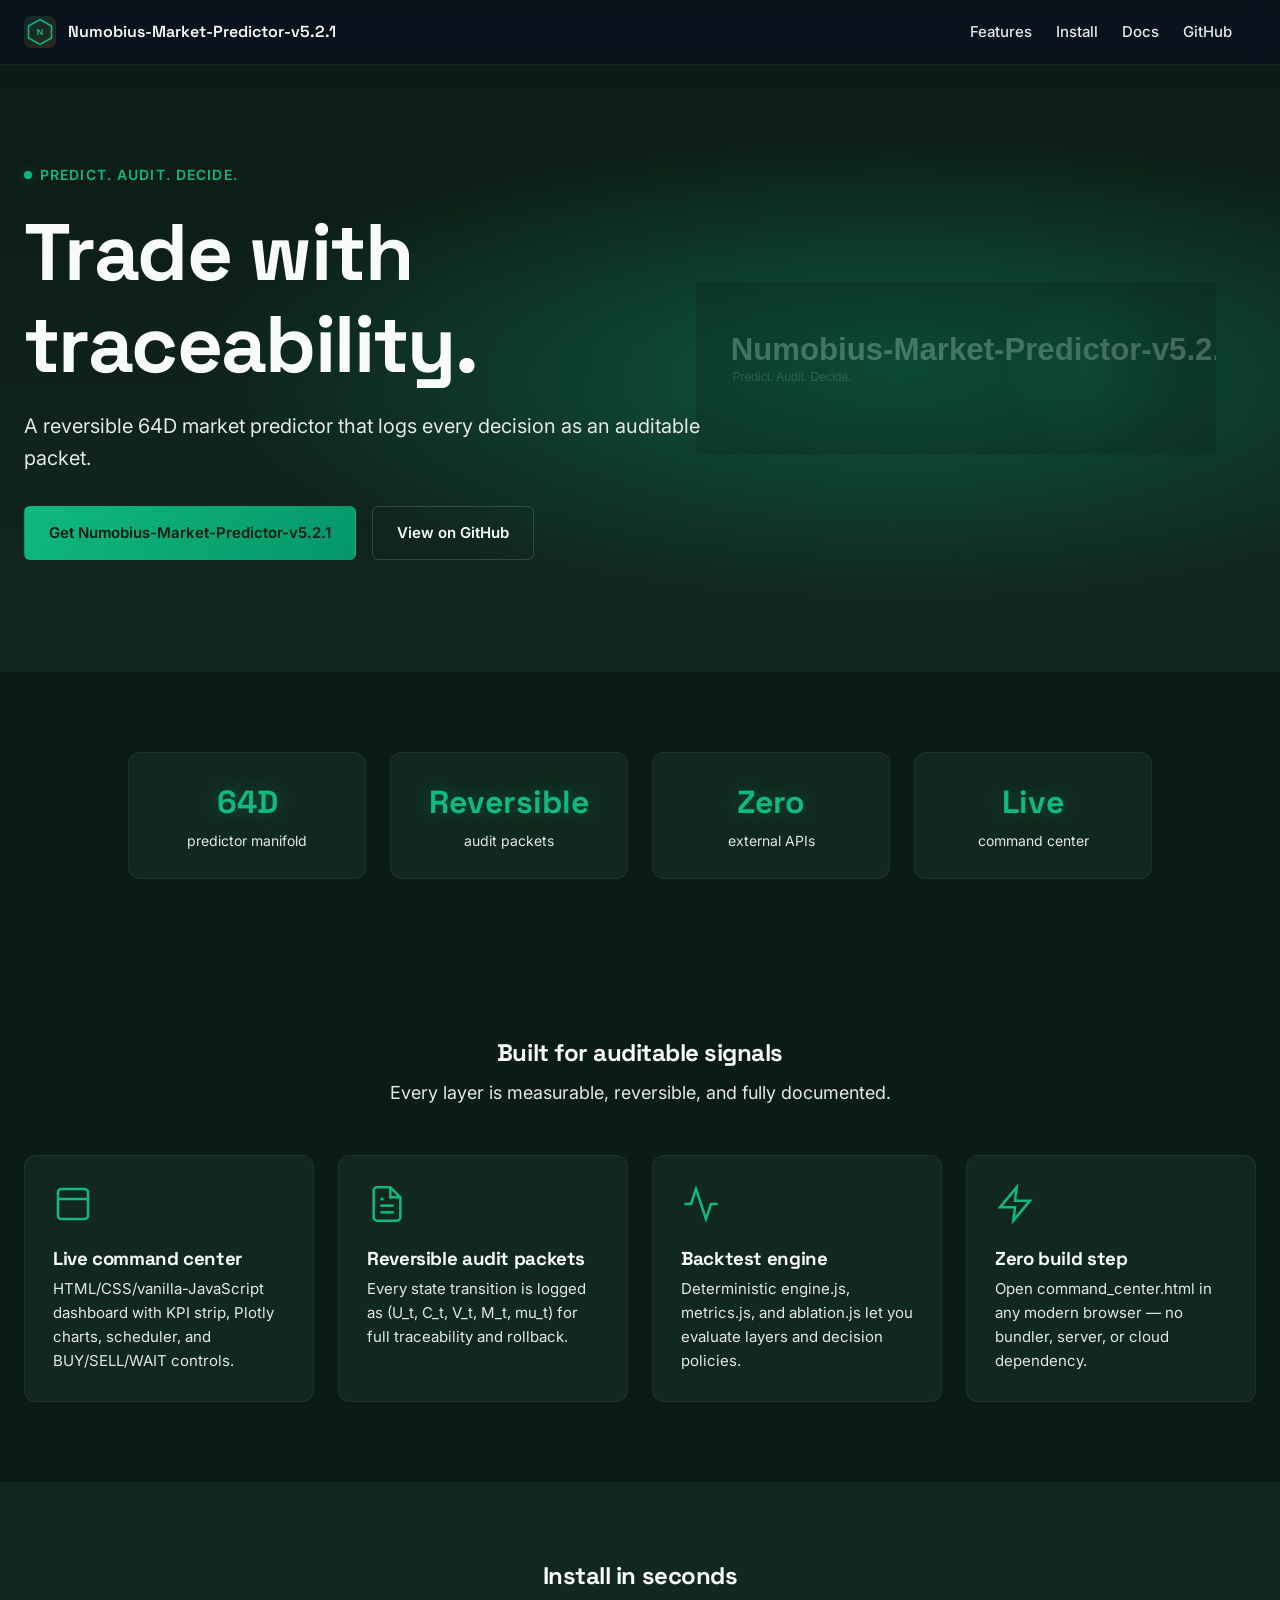
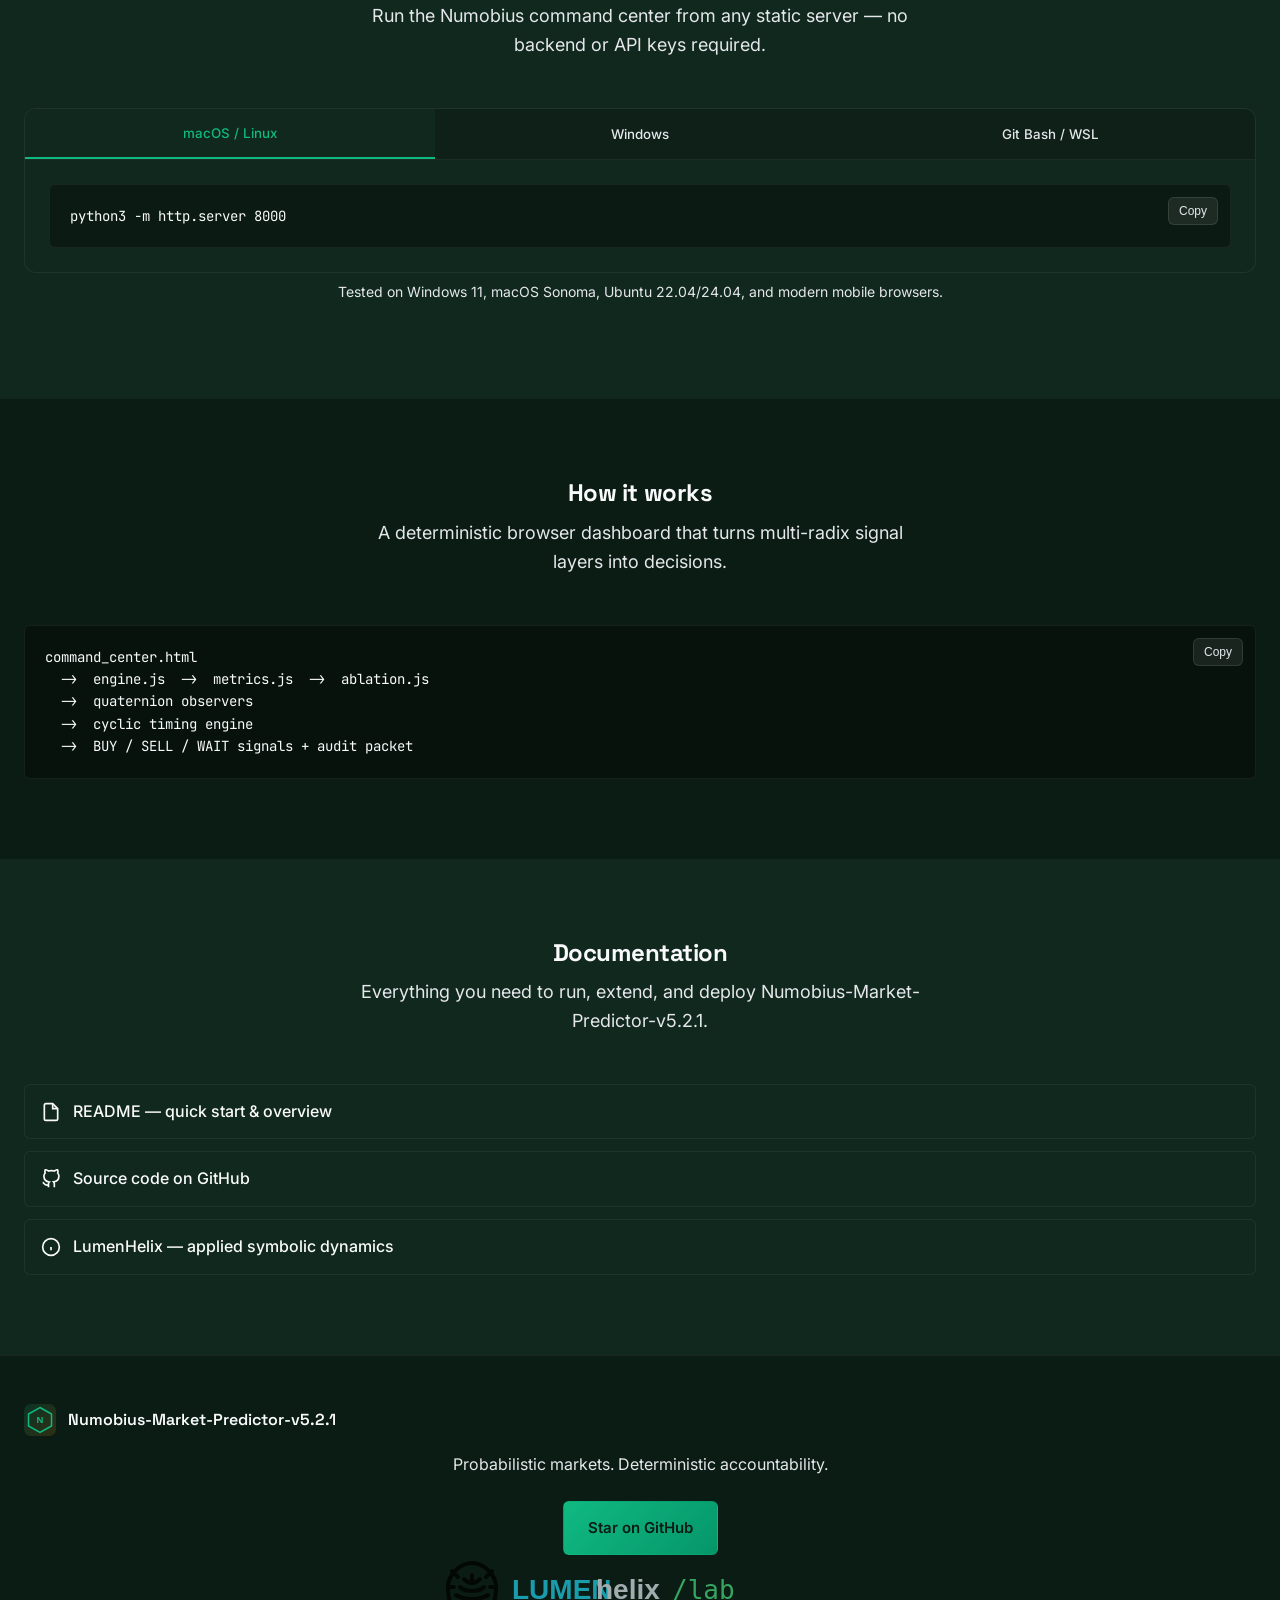
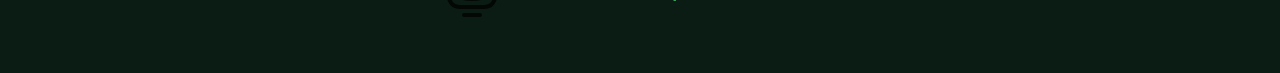
<file: docs/index.html>
<!DOCTYPE html>
<html lang="en">
<head>
  <meta charset="UTF-8">
  <meta name="viewport" content="width=device-width, initial-scale=1.0">
  <title>Numobius-Market-Predictor-v5.2.1 — Predict. Audit. Decide.</title>
  <meta name="description" content="Numobius-Market-Predictor-v5.2.1 — browser command center for the Numobius 64D market predictor with quaternion algebra, coupled observers, and reversible audit packets.">
  <link rel="icon" type="image/svg+xml" href="assets/logo.svg">
  <link rel="preconnect" href="https://fonts.googleapis.com">
  <link rel="preconnect" href="https://fonts.gstatic.com" crossorigin>
  <link href="https://fonts.googleapis.com/css2?family=Inter:wght@300;400;500;600;700&family=JetBrains+Mono:wght@400;500&family=Space+Grotesk:wght@500;600;700&display=swap" rel="stylesheet">
  <link rel="stylesheet" href="assets/base.css">
  <link rel="stylesheet" href="assets/project.css">
</head>
<body>
  <header class="site-header">
    <div class="container">
      <a class="brand" href="/">
        <img src="assets/logo.svg" alt="Numobius-Market-Predictor-v5.2.1">
        <span>Numobius-Market-Predictor-v5.2.1</span>
      </a>
      <nav aria-label="Primary">
        <a href="#features">Features</a>
        <a href="#install">Install</a>
        <a href="#docs">Docs</a>
        <a href="https://github.com/lumenhelixlab/Numobius-Market-Predictor-v5.2.1" target="_blank" rel="noopener">GitHub</a>
        <a class="parent-link" href="https://lumenhelix.com" target="_blank" rel="noopener">
          <img src="assets/lumenhelix-lab.svg" alt="LumenHelix /lab" height="18">
        </a>
      </nav>
      <button class="mobile-menu-btn" aria-label="Open menu" aria-expanded="false">
        <svg width="24" height="24" viewBox="0 0 24 24" fill="none" stroke="currentColor" stroke-width="2" aria-hidden="true">
          <line x1="3" y1="6" x2="21" y2="6"></line>
          <line x1="3" y1="12" x2="21" y2="12"></line>
          <line x1="3" y1="18" x2="21" y2="18"></line>
        </svg>
      </button>
    </div>
  </header>

  <main>
    <section class="hero">
      <div class="hero-visual" aria-hidden="true">
        <img src="assets/hero.svg" alt="">
      </div>

      <div class="container">
        <div class="tagline">Predict. Audit. Decide.</div>
        <h1>Trade with traceability.</h1>
        <p class="lead">A reversible 64D market predictor that logs every decision as an auditable packet.</p>
        <div class="hero-actions">
          <a class="btn btn-primary" href="#install">Get Numobius-Market-Predictor-v5.2.1</a>
          <a class="btn btn-secondary" href="https://github.com/lumenhelixlab/Numobius-Market-Predictor-v5.2.1" target="_blank" rel="noopener">View on GitHub</a>
        </div>
      </div>
    </section>

    <section id="stats">
      <div class="container">
        <div class="stats">
          <div class="stat"><span class="stat-value">64D</span><span class="stat-label">predictor manifold</span></div>
          <div class="stat"><span class="stat-value">Reversible</span><span class="stat-label">audit packets</span></div>
          <div class="stat"><span class="stat-value">Zero</span><span class="stat-label">external APIs</span></div>
          <div class="stat"><span class="stat-value">Live</span><span class="stat-label">command center</span></div>
        </div>
      </div>
    </section>

    <section id="features">
      <div class="container">
        <div class="section-header">
          <h2>Built for auditable signals</h2>
          <p>Every layer is measurable, reversible, and fully documented.</p>
        </div>
        <div class="card-grid">
          <article class="card">
            <svg class="icon" viewBox="0 0 24 24" fill="none" stroke="currentColor" stroke-width="1.5" aria-hidden="true"><rect x='3' y='3' width='18' height='18' rx='2' ry='2'/><line x1='3' y1='9' x2='21' y2='9'/><line x1='9' y1='15' x2='9' y2='15.01'/><line x1='15' y1='15' x2='15' y2='15.01'/></svg>
            <h3>Live command center</h3>
            <p>HTML/CSS/vanilla-JavaScript dashboard with KPI strip, Plotly charts, scheduler, and BUY/SELL/WAIT controls.</p>
          </article>
          <article class="card">
            <svg class="icon" viewBox="0 0 24 24" fill="none" stroke="currentColor" stroke-width="1.5" aria-hidden="true"><path d='M14 2H6a2 2 0 0 0-2 2v16a2 2 0 0 0 2 2h12a2 2 0 0 0 2-2V8z'/><polyline points='14 2 14 8 20 8'/><line x1='16' y1='13' x2='8' y2='13'/><line x1='16' y1='17' x2='8' y2='17'/><polyline points='10 9 9 9 8 9'/></svg>
            <h3>Reversible audit packets</h3>
            <p>Every state transition is logged as (U_t, C_t, V_t, M_t, mu_t) for full traceability and rollback.</p>
          </article>
          <article class="card">
            <svg class="icon" viewBox="0 0 24 24" fill="none" stroke="currentColor" stroke-width="1.5" aria-hidden="true"><polyline points='22 12 18 12 15 21 9 3 6 12 2 12'/></svg>
            <h3>Backtest engine</h3>
            <p>Deterministic engine.js, metrics.js, and ablation.js let you evaluate layers and decision policies.</p>
          </article>
          <article class="card">
            <svg class="icon" viewBox="0 0 24 24" fill="none" stroke="currentColor" stroke-width="1.5" aria-hidden="true"><path d='M13 2L3 14h9l-1 8 10-12h-9l1-8z'/></svg>
            <h3>Zero build step</h3>
            <p>Open command_center.html in any modern browser — no bundler, server, or cloud dependency.</p>
          </article>
        </div>
      </div>
    </section>

    <section id="install" style="background: var(--bg-surface);">
      <div class="container">
        <div class="section-header">
          <h2>Install in seconds</h2>
          <p>Run the Numobius command center from any static server — no backend or API keys required.</p>
        </div>
        <div class="install-tabs">
          <div class="tab-list" role="tablist" id="install-tabs" aria-label="Install commands">
            <button class="tab-btn" role="tab" id="install-tabs-0" aria-selected="true" aria-controls="panel-macos" tabindex="0">macOS / Linux</button>
            <button class="tab-btn" role="tab" id="install-tabs-1" aria-selected="false" aria-controls="panel-windows" tabindex="-1">Windows</button>
            <button class="tab-btn" role="tab" id="install-tabs-2" aria-selected="false" aria-controls="panel-wsl" tabindex="-1">Git Bash / WSL</button>
          </div>
          <div class="tab-panel" id="panel-macos" role="tabpanel" aria-labelledby="install-tabs-0" aria-hidden="false">
            <div class="terminal"><pre>python3 -m http.server 8000</pre></div>
          </div>
          <div class="tab-panel" id="panel-windows" role="tabpanel" aria-labelledby="install-tabs-1" aria-hidden="true">
            <div class="terminal"><pre>python -m http.server 8000</pre></div>
          </div>
          <div class="tab-panel" id="panel-wsl" role="tabpanel" aria-labelledby="install-tabs-2" aria-hidden="true">
            <div class="terminal"><pre>python3 -m http.server 8000</pre></div>
          </div>
        </div>
        <p class="text-center mt-2" style="font-size: 0.875rem;">Tested on Windows 11, macOS Sonoma, Ubuntu 22.04/24.04, and modern mobile browsers.</p>
      </div>
    </section>

    <section id="architecture">
      <div class="container">
        <div class="section-header">
          <h2>How it works</h2>
          <p>A deterministic browser dashboard that turns multi-radix signal layers into decisions.</p>
        </div>
        <div class="terminal"><pre>command_center.html
  ->  engine.js  ->  metrics.js  ->  ablation.js
  ->  quaternion observers
  ->  cyclic timing engine
  ->  BUY / SELL / WAIT signals + audit packet</pre></div>
      </div>
    </section>

    <section id="docs" style="background: var(--bg-surface);">
      <div class="container">
        <div class="section-header">
          <h2>Documentation</h2>
          <p>Everything you need to run, extend, and deploy Numobius-Market-Predictor-v5.2.1.</p>
        </div>
        <ul class="docs-list">
          <li>
            <svg width="20" height="20" viewBox="0 0 24 24" fill="none" stroke="currentColor" stroke-width="2" aria-hidden="true"><path d="M14 2H6a2 2 0 0 0-2 2v16a2 2 0 0 0 2 2h12a2 2 0 0 0 2-2V8z"/><polyline points="14 2 14 8 20 8"/></svg>
            <a href="https://github.com/lumenhelixlab/Numobius-Market-Predictor-v5.2.1/blob/main/README.md" target="_blank" rel="noopener">README — quick start & overview</a>
          </li>
          <li>
            <svg width="20" height="20" viewBox="0 0 24 24" fill="none" stroke="currentColor" stroke-width="2" aria-hidden="true"><path d="M9 19c-5 1.5-5-2.5-7-3m14 6v-3.87a3.37 3.37 0 0 0-.94-2.61c3.14-.35 6.44-1.54 6.44-7A5.44 5.44 0 0 0 20 4.77 5.07 5.07 0 0 0 19.91 1S18.73.65 16 2.48a13.38 13.38 0 0 0-7 0C6.27.65 5.09 1 5.09 1A5.07 5.07 0 0 0 5 4.77a5.44 5.44 0 0 0-1.5 3.78c0 5.42 3.3 6.61 6.44 7A3.37 3.37 0 0 0 9 18.13V22"/></svg>
            <a href="https://github.com/lumenhelixlab/Numobius-Market-Predictor-v5.2.1" target="_blank" rel="noopener">Source code on GitHub</a>
          </li>
          <li>
            <svg width="20" height="20" viewBox="0 0 24 24" fill="none" stroke="currentColor" stroke-width="2" aria-hidden="true"><circle cx="12" cy="12" r="10"/><path d="M12 16v-4M12 8h.01"/></svg>
            <a href="https://lumenhelix.com" target="_blank" rel="noopener">LumenHelix — applied symbolic dynamics</a>
          </li>
        </ul>
      </div>
    </section>
  </main>

  <footer class="site-footer">
    <div class="container">
      <a class="brand" href="/">
        <img src="assets/logo.svg" alt="Numobius-Market-Predictor-v5.2.1">
        <span>Numobius-Market-Predictor-v5.2.1</span>
      </a>
      <p>Probabilistic markets. Deterministic accountability.</p>
      <div class="footer-cta">
        <a class="btn btn-primary" href="https://github.com/lumenhelixlab/Numobius-Market-Predictor-v5.2.1" target="_blank" rel="noopener">Star on GitHub</a>
      </div>
      <p class="parent-attribution">
        <a href="https://lumenhelix.com" target="_blank" rel="noopener">
          <img src="assets/lumenhelix-lab.svg" alt="LumenHelix /lab" height="20">
        </a>
      </p>
    </div>
  </footer>

  <script src="assets/main.js"></script>
</body>
</html>
</file>
<file: docs/assets/base.css>
/* LumenHelix portfolio — shared base styles */

:root {
  --font-display: 'Space Grotesk', 'Inter', system-ui, sans-serif;
  --font-body: 'Inter', system-ui, sans-serif;
  --font-mono: 'JetBrains Mono', 'Fira Code', monospace;
  --radius-sm: 6px;
  --radius: 12px;
  --radius-lg: 20px;
}

* { box-sizing: border-box; }

html { scroll-behavior: smooth; }

@media (prefers-reduced-motion: reduce) {
  html { scroll-behavior: auto; }
  *, *::before, *::after {
    animation-duration: 0.01ms !important;
    animation-iteration-count: 1 !important;
    transition-duration: 0.01ms !important;
  }
}

body {
  margin: 0;
  font-family: var(--font-body);
  background: var(--bg-deep);
  color: var(--text-primary);
  line-height: 1.6;
  -webkit-font-smoothing: antialiased;
}

a { color: var(--accent); text-decoration: none; }
a:hover { text-decoration: underline; }
img { max-width: 100%; height: auto; }

h1, h2, h3, h4 {
  font-family: var(--font-display);
  margin: 0 0 1rem;
  line-height: 1.15;
  letter-spacing: -0.02em;
}

p { margin: 0 0 1rem; color: var(--text-secondary); }

.container {
  width: 100%;
  max-width: 80rem;
  margin: 0 auto;
  padding: 0 1.5rem;
}

section { padding: 5rem 0; }

.section-header {
  text-align: center;
  max-width: 56ch;
  margin: 0 auto 3rem;
}

.section-header h2 { margin-bottom: 0.75rem; color: var(--text-primary); }
.section-header p { font-size: 1.125rem; }

/* Nav */
.site-header {
  position: sticky;
  top: 0;
  z-index: 100;
  background: rgba(11, 16, 33, 0.75);
  backdrop-filter: blur(12px);
  border-bottom: 1px solid rgba(255, 255, 255, 0.06);
}

.site-header .container {
  display: flex;
  align-items: center;
  justify-content: space-between;
  height: 4rem;
}

.brand {
  display: flex;
  align-items: center;
  gap: 0.75rem;
  font-family: var(--font-display);
  font-weight: 600;
  color: var(--text-primary);
  text-decoration: none;
}

.brand img { height: 32px; width: auto; }

.site-header nav { display: flex; gap: 1.5rem; align-items: center; }
.site-header nav a {
  color: var(--text-secondary);
  font-size: 0.9375rem;
  font-weight: 500;
  text-decoration: none;
}
.site-header nav a:hover { color: var(--text-primary); }

.parent-link {
  color: var(--text-secondary);
  font-size: 0.8125rem;
  opacity: 0.7;
}

.mobile-menu-btn {
  display: none;
  background: none;
  border: none;
  color: var(--text-primary);
  cursor: pointer;
  padding: 0.5rem;
}

@media (max-width: 768px) {
  .site-header nav { display: none; }
  .mobile-menu-btn { display: block; }
}

/* Hero */
.hero {
  position: relative;
  padding: 6rem 0 7rem;
  overflow: hidden;
}

.hero-visual {
  position: absolute;
  inset: 0;
  pointer-events: none;
  opacity: 0.5;
}

.hero .container { position: relative; z-index: 1; }

.tagline {
  display: inline-flex;
  align-items: center;
  gap: 0.5rem;
  color: var(--accent);
  font-size: 0.875rem;
  font-weight: 600;
  text-transform: uppercase;
  letter-spacing: 0.08em;
  margin-bottom: 1.25rem;
}

.hero h1 {
  font-size: clamp(2.5rem, 1.5rem + 5vw, 5rem);
  max-width: 16ch;
  margin-bottom: 1.25rem;
  color: var(--text-primary);
}

.hero .lead {
  font-size: 1.25rem;
  max-width: 55ch;
  margin-bottom: 2rem;
}

.hero-actions { display: flex; flex-wrap: wrap; gap: 1rem; }

/* Buttons */
.btn {
  display: inline-flex;
  align-items: center;
  justify-content: center;
  gap: 0.5rem;
  padding: 0.875rem 1.5rem;
  font-size: 0.9375rem;
  font-weight: 600;
  border-radius: var(--radius-sm);
  border: 1px solid transparent;
  cursor: pointer;
  transition: transform 150ms ease, box-shadow 150ms ease, background 150ms ease;
  text-decoration: none;
  min-height: 44px;
  min-width: 44px;
}

.btn:active { transform: translateY(1px); }

.btn-primary {
  background: var(--accent);
  color: var(--bg-deep);
}
.btn-primary:hover {
  box-shadow: 0 0 28px var(--accent-glow);
  text-decoration: none;
}

.btn-secondary {
  background: transparent;
  color: var(--text-primary);
  border-color: rgba(255, 255, 255, 0.15);
}
.btn-secondary:hover {
  background: rgba(255, 255, 255, 0.05);
  text-decoration: none;
}

/* Stats */
.stats {
  display: grid;
  grid-template-columns: repeat(auto-fit, minmax(140px, 1fr));
  gap: 1.5rem;
  max-width: 64rem;
  margin: 0 auto;
}

.stat {
  text-align: center;
  padding: 1.5rem;
  background: var(--bg-surface);
  border: 1px solid rgba(255, 255, 255, 0.06);
  border-radius: var(--radius);
}

.stat-value {
  font-family: var(--font-display);
  font-size: 2rem;
  font-weight: 700;
  color: var(--accent);
  display: block;
}

.stat-label {
  font-size: 0.875rem;
  color: var(--text-secondary);
}

/* Cards */
.card-grid {
  display: grid;
  grid-template-columns: repeat(auto-fit, minmax(260px, 1fr));
  gap: 1.5rem;
}

.card {
  background: var(--bg-surface);
  border: 1px solid rgba(255, 255, 255, 0.06);
  border-radius: var(--radius);
  padding: 1.75rem;
  transition: border-color 200ms ease, transform 200ms ease;
}

.card:hover {
  border-color: rgba(255, 255, 255, 0.12);
  transform: translateY(-2px);
}

.card h3 { margin-bottom: 0.5rem; color: var(--text-primary); }
.card p { margin: 0; font-size: 0.9375rem; }

.icon {
  width: 40px;
  height: 40px;
  margin-bottom: 1rem;
  color: var(--accent);
}

/* Install tabs */
.install-tabs {
  background: var(--bg-surface);
  border: 1px solid rgba(255, 255, 255, 0.06);
  border-radius: var(--radius);
  overflow: hidden;
}

.tab-list {
  display: flex;
  border-bottom: 1px solid rgba(255, 255, 255, 0.06);
  background: rgba(0, 0, 0, 0.2);
}

.tab-btn {
  flex: 1;
  padding: 1rem;
  background: transparent;
  border: none;
  color: var(--text-secondary);
  font-family: var(--font-body);
  font-weight: 500;
  cursor: pointer;
  transition: color 150ms ease, background 150ms ease;
  min-height: 44px;
}

.tab-btn:hover { color: var(--text-primary); background: rgba(255, 255, 255, 0.03); }
.tab-btn[aria-selected="true"] {
  color: var(--accent);
  border-bottom: 2px solid var(--accent);
  background: var(--bg-surface);
}

.tab-panel { display: none; padding: 1.5rem; }
.tab-panel[aria-hidden="false"] { display: block; }

.terminal {
  background: rgba(0, 0, 0, 0.35);
  border: 1px solid rgba(255, 255, 255, 0.06);
  border-radius: var(--radius-sm);
  padding: 1.25rem;
  position: relative;
  overflow-x: auto;
}

.terminal pre {
  margin: 0;
  font-family: var(--font-mono);
  font-size: 0.875rem;
  line-height: 1.6;
  color: var(--text-primary);
  white-space: pre-wrap;
  word-break: break-word;
}

.terminal .copy-btn {
  position: absolute;
  top: 0.75rem;
  right: 0.75rem;
  background: rgba(255, 255, 255, 0.08);
  border: 1px solid rgba(255, 255, 255, 0.1);
  color: var(--text-secondary);
  font-size: 0.75rem;
  padding: 0.375rem 0.625rem;
  border-radius: var(--radius-sm);
  cursor: pointer;
}

.terminal .copy-btn:hover { color: var(--text-primary); border-color: rgba(255, 255, 255, 0.2); }

/* Docs list */
.docs-list {
  list-style: none;
  padding: 0;
  margin: 0;
  display: grid;
  gap: 0.75rem;
}

.docs-list li {
  display: flex;
  align-items: center;
  gap: 0.75rem;
  padding: 0.875rem 1rem;
  background: var(--bg-surface);
  border: 1px solid rgba(255, 255, 255, 0.06);
  border-radius: var(--radius-sm);
}

.docs-list a { color: var(--text-primary); font-weight: 500; }
.docs-list a:hover { color: var(--accent); }

/* Footer */
.site-footer {
  border-top: 1px solid rgba(255, 255, 255, 0.06);
  padding: 3rem 0;
  text-align: center;
}

.site-footer .brand { margin-bottom: 1rem; }
.site-footer p { margin: 0 auto; max-width: 50ch; }
.footer-cta { margin-top: 1.5rem; }
.parent-attribution {
  margin-top: 1.5rem;
  font-size: 0.8125rem;
  color: var(--text-secondary);
  opacity: 0.7;
}

/* Utilities */
.text-center { text-align: center; }
.mt-2 { margin-top: 0.5rem; }

@media (max-width: 640px) {
  section { padding: 3.5rem 0; }
  .hero { padding: 4rem 0 5rem; }
  .hero-actions { flex-direction: column; }
  .btn { width: 100%; }
  .stats { grid-template-columns: repeat(2, 1fr); }
}
</file>
<file: docs/assets/project.css>
/* Numobius-Market-Predictor-v5.2.1 — product-specific theme */

:root {
  --bg-deep: #0B1C14;
  --bg-surface: #11281E;
  --text-primary: #F9FAFB;
  --text-secondary: #E5E7EB;
  --accent: #10B981;
  --secondary: #F59E0B;
  --accent-glow: #10B98159;
  --accent-soft: #10B9811A;
}

.hero {
  position: relative;
  background:
    radial-gradient(ellipse at 70% 50%, var(--accent-glow) 0%, transparent 55%),
    linear-gradient(180deg, var(--bg-deep) 0%, var(--bg-surface) 100%);
  overflow: hidden;
}

.hero-visual {
  position: absolute;
  inset: 0;
  display: flex;
  align-items: center;
  justify-content: flex-end;
  padding-right: 5vw;
  pointer-events: none;
}

.hero-visual img {
  width: min(55vw, 520px);
  height: auto;
  opacity: 0.45;
}

@media (max-width: 768px) {
  .hero-visual {
    justify-content: center;
    padding-right: 0;
    opacity: 0.25;
  }
  .hero-visual img { width: 85vw; }
}

.tagline::before {
  content: '';
  width: 8px;
  height: 8px;
  border-radius: 50%;
  background: var(--accent);
  box-shadow: 0 0 10px var(--accent-glow);
}

.btn-primary { background: linear-gradient(135deg, var(--accent), #059669); }
.stat-value { color: var(--accent); text-shadow: 0 0 20px rgba(16, 185, 129, 0.35); }
</file>
